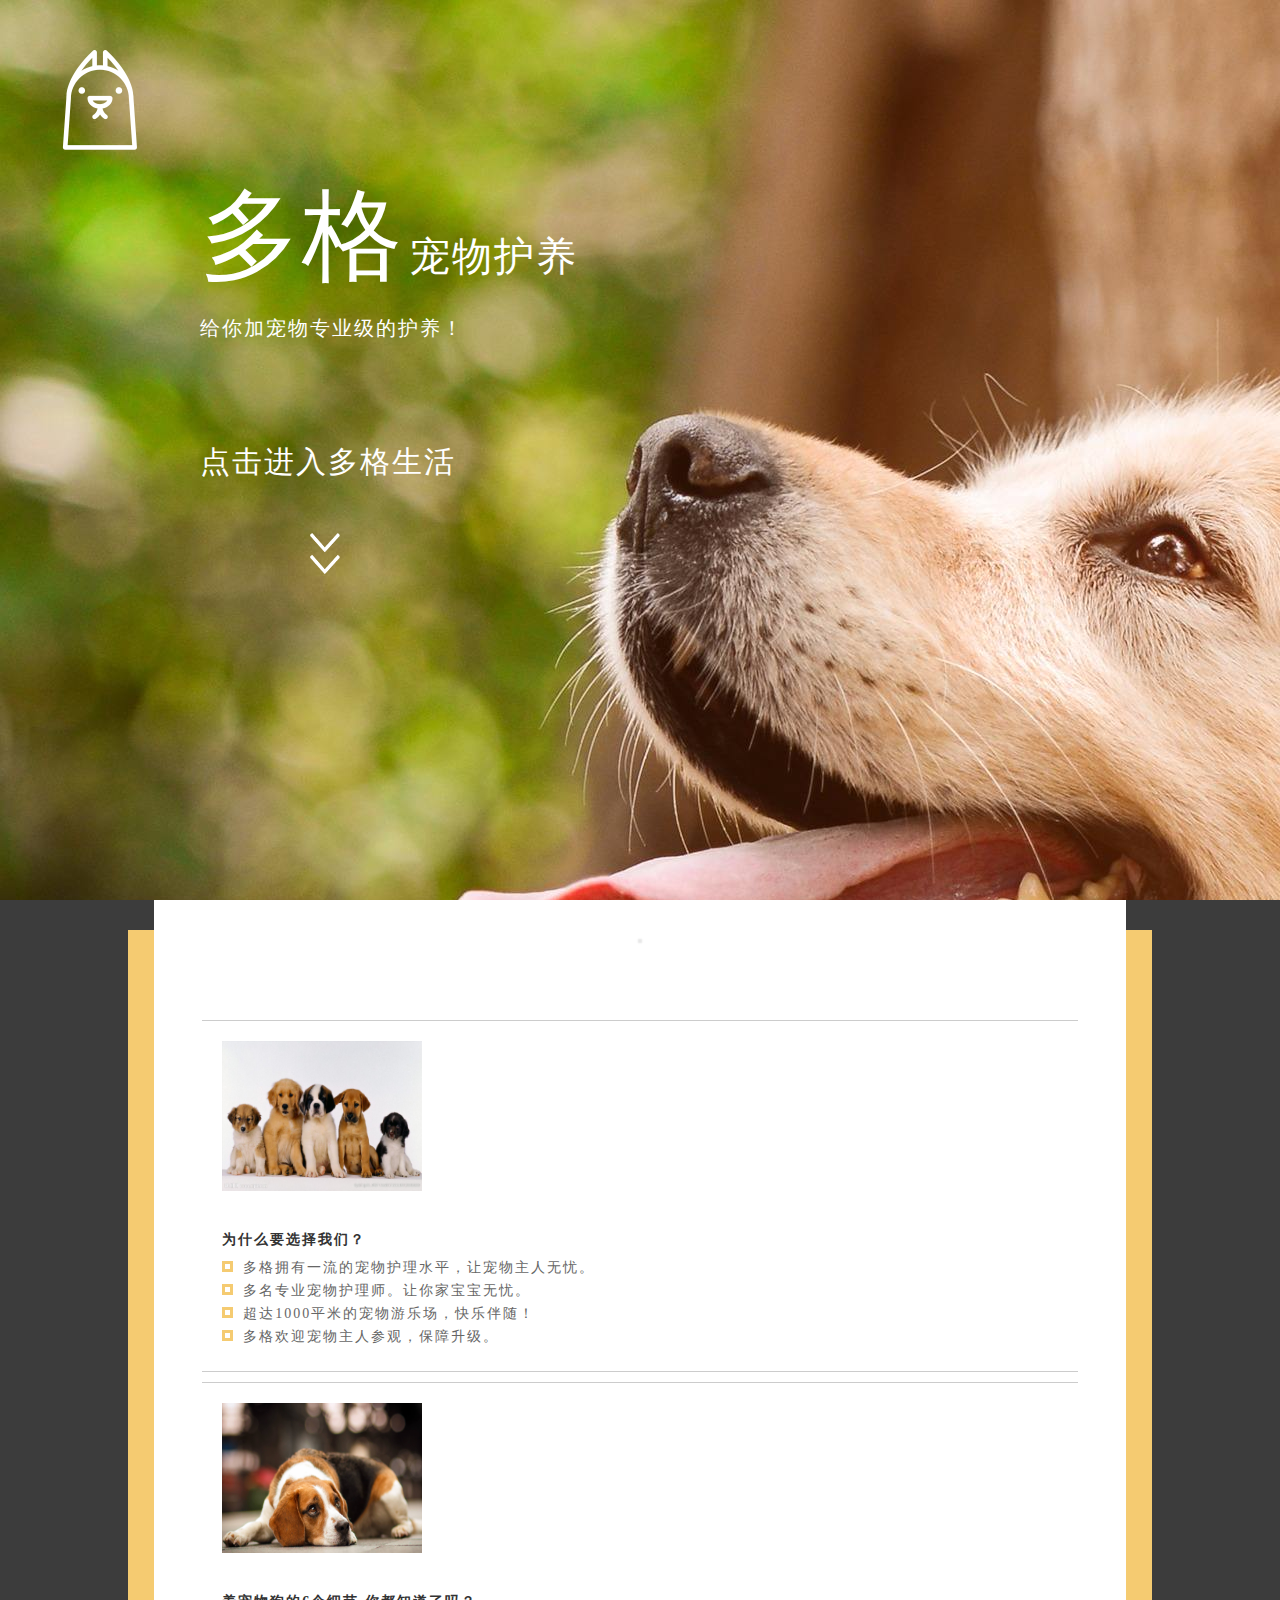
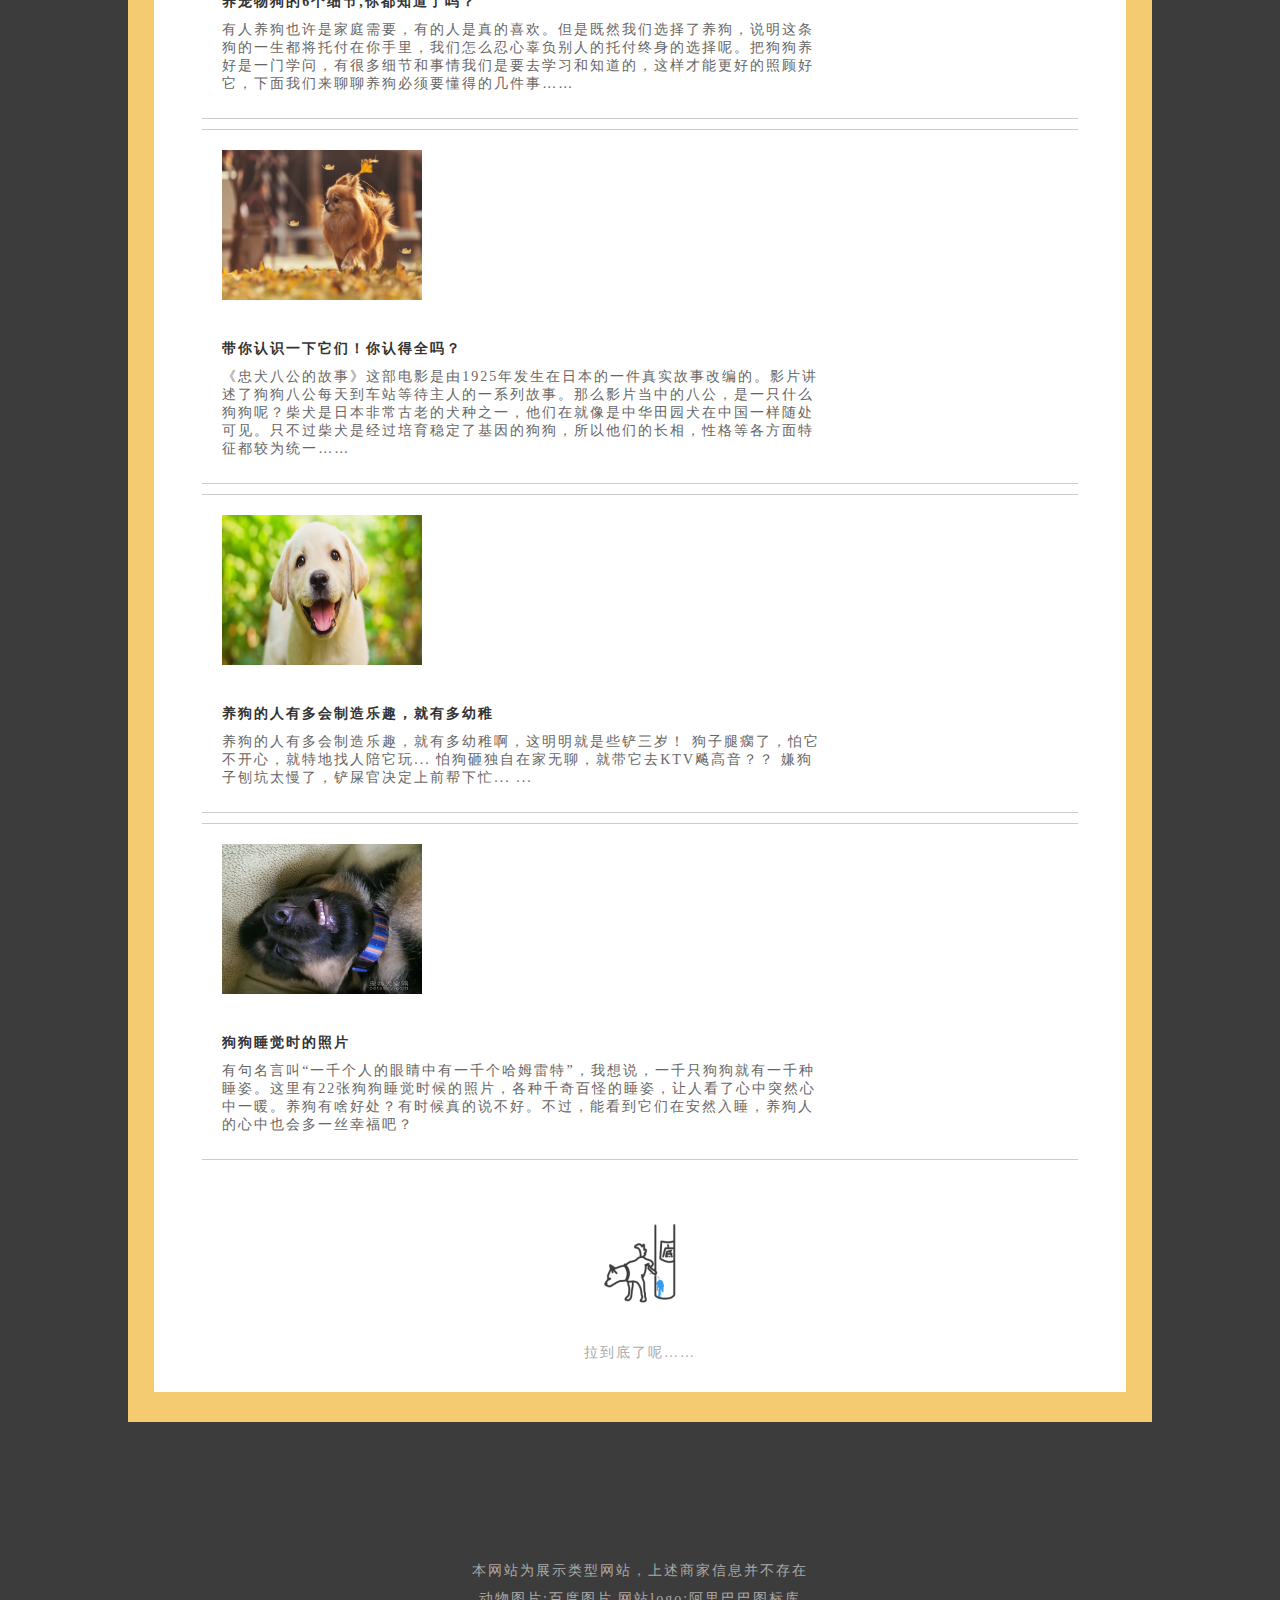
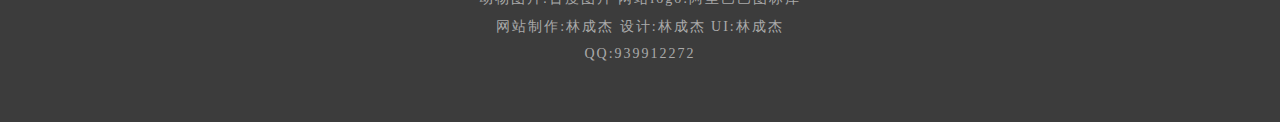
<file: index.html>
<!DOCTYPE html>
<html lang="en">
    <head>
        <meta charset="utf-8">
        <script src='js/jquery-1.11.1.js'></script>
        <script src='js/jquery.mousewheel.js'></script>
        <script src='js/index.js'></script>
        <link rel="stylesheet" href="css/index.css">

    </head>
    <body>
     <div class="big">
		<div class="index1">
		<img src="img/logo.png" alt="" class="lo">
		<p>多格</p>
		<p>宠物护养</p>
		<p>给你加宠物专业级的护养！</p>
		<p>点击进入多格生活</p>
		<img src="img/jiantou.png" alt="" class="jiantou">
		</div>


		<div class="head">
				<div class="center">
					<img src="img/logo2.png" 	alt="">
					<ul class="nav">
						<li><a href="">宠物商城</a></li>
						<li><a href="">更多资讯</a></li>
						<li><a href="cont_us.html">关于我们</a></li>
					</ul>
				</div>
			</div>
		<div class="head2">
				<div class="center">
					<img src="img/logo4.png" 	alt="">
					<ul class="nav">
						<li><a href="">宠物商城</a></li>
						<li><a href="">更多资讯</a></li>
						<li><a href="cont_us.html">关于我们</a></li>
					</ul>
				</div>
			</div>
		<div class="head3">
			<div class="center2">
					<img src="img/logo.png" 	alt="">
					<ul class="nav">
						<li><a href="">宠物商城</a></li>
						<li><a href="">更多资讯</a></li>
						<li><a href="cont_us.html">关于我们</a></li>
					</ul>
				</div>
			</div>
		<div class="index2" >
			
			
			<div class="banner">
				<ul>
					<li><img src="img/banner.jpg" alt=""></li>
					<li><img src="img/banner2.jpg" alt=""></li>
					<li><img src="img/banner3.jpg" alt=""></li>
					<li><img src="img/banner4.jpg" alt=""></li>
				</ul>
			</div>
			<div class="x"><img src="img/x.png" alt=""></div>

			<div class="contant center">
				<div class="con">
				<div class="bg1"></div>
					<div class="logintop logintop3"></div>
					<div class="login">
						<form action="">
							<span class="logoeyes"></span>
							<input type="text" class="logininput" placeholder="用户名">
							<input type="password" class="logininput" placeholder="密 码">
							<span class="auto">
								<span class="yes"></span>
								<input type="checkbox" id="loginauto" >
								<label for="loginauto" class="label1">下次自动登录</label>
							</span>
							<a href="main.html">
							<input type="button" value="登录" class="loginsub">
							</a>
						</form>
					</div>

					<ul class="news">
						<li class="list">
							<img src="img/img3.jpg" alt="" class="">
							
							<ul class="">
								<li><h1>为什么要选择我们？</h1></li>
								<li><span class="dian"></span>多格拥有一流的宠物护理水平，让宠物主人无忧。</li>
								<li><span class="dian"></span>多名专业宠物护理师。让你家宝宝无忧。</li>
								<li><span class="dian"></span>超达1000平米的宠物游乐场，快乐伴随！</li>
								<li><span class="dian"></span>多格欢迎宠物主人参观，保障升级。</li>
							</ul>
						</li>
						<li class="list">

							<img src="img/bt6.jpg" alt="" class="">
							
							<ul class="">
								<li><h1>养宠物狗的6个细节,你都知道了吗？</h1></li>
								<li>有人养狗也许是家庭需要，有的人是真的喜欢。但是既然我们选择了养狗，说明这条狗的一生都将托付在你手里，我们怎么忍心辜负别人的托付终身的选择呢。把狗狗养好是一门学问，有很多细节和事情我们是要去学习和知道的，这样才能更好的照顾好它，下面我们来聊聊养狗必须要懂得的几件事……</li>
							</ul>





						</li>
						<li class="list">
							<img src="img/bt2.jpg" alt="" class="">
							
							<ul class="">
								<li><h1>带你认识一下它们！你认得全吗？</h1></li>
								<li>《忠犬八公的故事》这部电影是由1925年发生在日本的一件真实故事改编的。影片讲述了狗狗八公每天到车站等待主人的一系列故事。那么影片当中的八公，是一只什么狗狗呢？柴犬是日本非常古老的犬种之一，他们在就像是中华田园犬在中国一样随处可见。只不过柴犬是经过培育稳定了基因的狗狗，所以他们的长相，性格等各方面特征都较为统一……</li>
							</ul>


						</li>
						<li class="list">
							<img src="img/bt5.jpg" alt="" class="">
							
							<ul class="">
								<li><h1>养狗的人有多会制造乐趣，就有多幼稚</h1></li>
								<li>养狗的人有多会制造乐趣，就有多幼稚啊，这明明就是些铲三岁！ 狗子腿瘸了，怕它不开心，就特地找人陪它玩... 怕狗砸独自在家无聊，就带它去KTV飚高音？？ 嫌狗子刨坑太慢了，铲屎官决定上前帮下忙... ...</li>
							</ul>

						</li>
						<li class="list">
							<img src="img/aa.jpg" alt="" class="">
							
							<ul class="">
								<li><h1>狗狗睡觉时的照片</h1></li>
								<li>有句名言叫“一千个人的眼睛中有一千个哈姆雷特”，我想说，一千只狗狗就有一千种睡姿。这里有22张狗狗睡觉时候的照片，各种千奇百怪的睡姿，让人看了心中突然心中一暖。养狗有啥好处？有时候真的说不好。不过，能看到它们在安然入睡，养狗人的心中也会多一丝幸福吧？</li>
							</ul>

						</li>

					</ul>
					<div class="di">
						<img src="img/di.png" alt="">
						<p>拉到底了呢……</p>
					</div>
				</div>
				<!-- con -->
			</div>
			<!-- contant -->
			<div class="bottom">
				<p>本网站为展示类型网站，上述商家信息并不存在</p>
				<p>动物图片:百度图片 网站logo:阿里巴巴图标库</p>
				<p>网站制作:林成杰 设计:林成杰 UI:林成杰</p>
				<p>QQ:939912272</p>
			</div>
		</div>
		<!-- index2 -->
	 </div>

	 <!-- big -->
    </body>
</html>
</file>
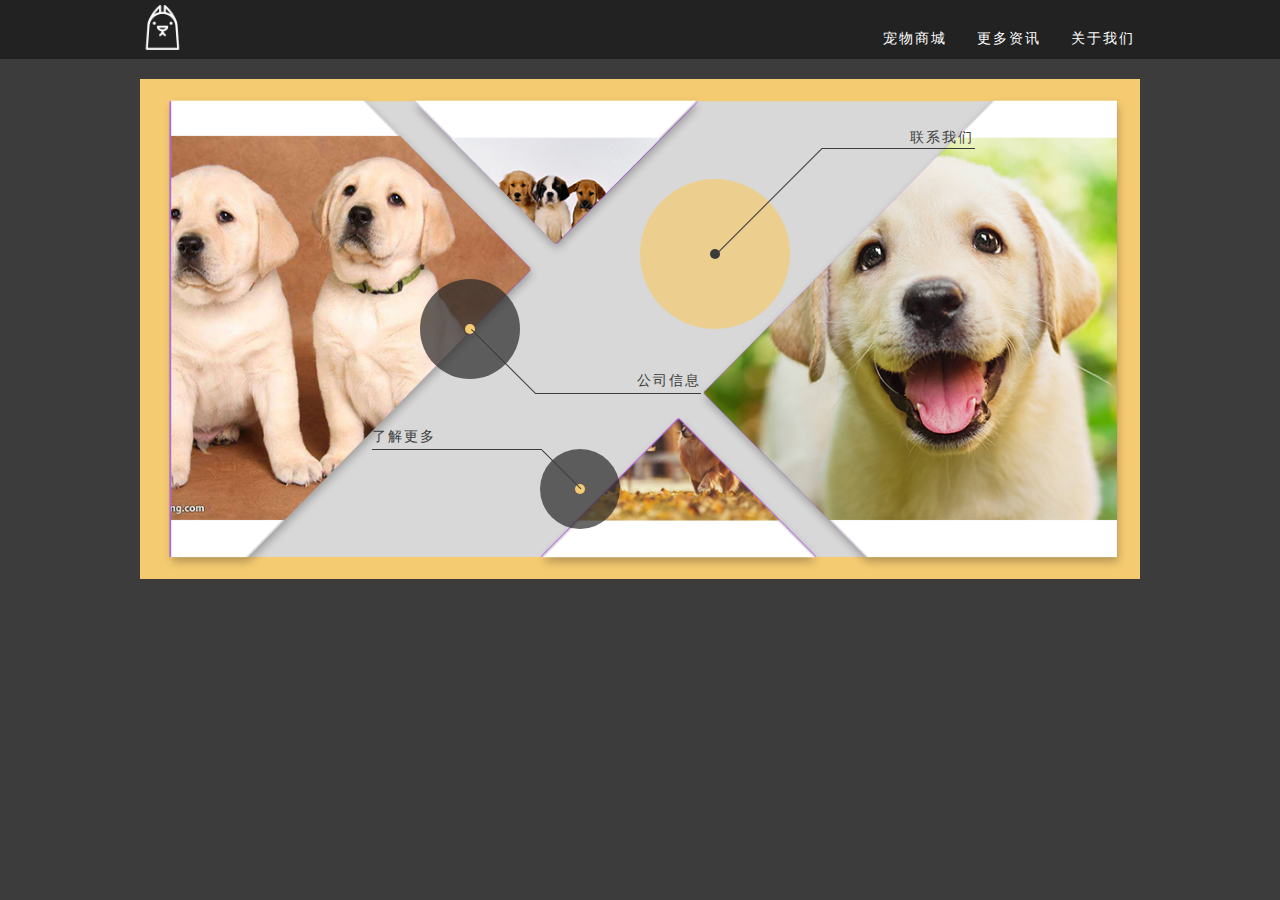
<file: cont_us.html>
<!DOCTYPE html>
<html lang="en">
    <head>
        <meta charset="utf-8">
        <script src='js/jquery-1.11.1.js'></script>
        <script src='js/cont_us.js'></script>
        <link rel="stylesheet" href="css/cont_us.css">
    </head>
    <body>
    <div class="head">
    	<div class="center2">
					<a href="index.html"><img src="img/logo.png" 	alt=""></a>
					<ul class="nav">
						<li>宠物商城</li>
						<li>更多资讯</li>
						<li>关于我们</li>
					</ul>
				</div>
    </div>
    <div class='contant'>
			
	    	<div class="sc1"><img src="img/sscc1.png" alt=""></div>
	    	<div class="sc2"><img src="img/sscc2.png" alt=""></div>
	    	<div class="sc3"><img src="img/sscc3.png" alt=""></div>
	    	<div class="sc4"><img src="img/sscc4.png" alt=""></div>
	    	
	    	<div class="ro1"><span>
	    		<ul class="conus">
	    		<li><i><img src="img/weibo.png" alt=""></i> Doog_live</li>
	    		<li><i><img src="img/wechat.png" alt=""></i> 多格生活</li>
	    		<li><i><img src="img/QQ.png" alt=""></i> 939912272</li>
	    		<li><i><img src="img/tel.png" alt=""></i> 400-123-12345</li>
	    		<li><i><img src="img/add.png" alt=""></i> 广州市不科学城掏日路西硬大厦-多格生活</li>
	    		</ul>
	    	</span><p>联系我们</p></div>
	    	<div class="ro2"><span>
	    		<i>
	    			深圳市腾讯计算机系统有限公司成立于1998年11月，由马化腾、张志东、许晨晔、陈一丹、曾李青五位创始人共同创立。 [1]  是中国最大的互联网综合服务提供商之一，也是中国服务用户最多的互联网企业之一。腾讯多元化的服务包括：社交和通信服务QQ及微信/WeChat、社交网络平台QQ空间、腾讯游戏旗下QQ游戏平台、门户网站腾讯网、腾讯新闻客户端和网络视频服务腾讯视频等。2004年腾讯公司在香港联交所主板公开上市（股票代号00700），董事会主席兼首席执行官是马化腾。
	    		</i>




	    	</span><p>公司信息</p></div>
	    	<div class="ro3"><span>
	    		
				<ul>
					<li><img src="img/new1.jpg" alt="">梦梦宠物4S店是吉林省内最具影响力的宠物店，店有自己的LOGO，企业文化，有自己的团队。本店是省内专业、货品高端、狗的品质高、服务完善、装修豪华、有文化的宠物店，可完善了这些之后苦恼也出来了，梦梦宠物4S店我想不出来一句广告语了，只能希望靠大家帮</li>
					<li><img src="img/new2.jpg" alt="">梦梦宠物4S店是吉林省内最具影响力的宠物店，店有自己的LOGO，企业文化，有自己的团队。本店是省内专业、货品高端、狗的品质高、服务完善、装修豪华、有文化的宠物店，可完善了这些之后苦恼也出来了，梦梦宠物4S店我想不出来一句广告语了，只能希望靠大家帮</li>
					<li><img src="img/new3.jpg" alt="">梦梦宠物4S店是吉林省内最具影响力的宠物店，店有自己的LOGO，企业文化，有自己的团队。本店是省内专业、货品高端、狗的品质高、服务完善、装修豪华、有文化的宠物店，可完善了这些之后苦恼也出来了，梦梦宠物4S店我想不出来一句广告语了，只能希望靠大家帮梦梦宠物4S店是吉林省内最具影响力的宠物店，店有自己的LOGO，企业文化，有自己的团队。本店是省内专业、货品高端、狗的品质高、服务完善、装修豪华、有文化的宠物店，可完善了这些之后苦恼也出来了，梦梦宠物4S店我想不出来一句广告语了，只能希望靠大家帮</li>
					<li><img src="img/new4.jpg" alt="">梦梦宠物4S店是吉林省内最具影响力的宠物店，店有自己的LOGO，企业文化，有自己的团队。本店是省内专业、货品高端、狗的品质高、服务完善、装修豪华、有文化的宠物店，可完善了这些之后苦恼也出来了，梦梦宠物4S店我想不出来一句广告语了，只能希望靠大家帮梦梦宠物4S店是吉林省内最具影响力的宠物店，店有自己的LOGO，企业文化，有自己的团队。本店是省内专业、货品高端、狗的品质高、服务完善、装修豪华、有文化的宠物店，可完善了这些之后苦恼也出来了，梦梦宠物4S店我想不出来一句广告语了，只能希望靠大家帮</li>
				</ul>

	    	</span><p>了解更多</p></div>
    	</div>
    </body>
</html>
</file>
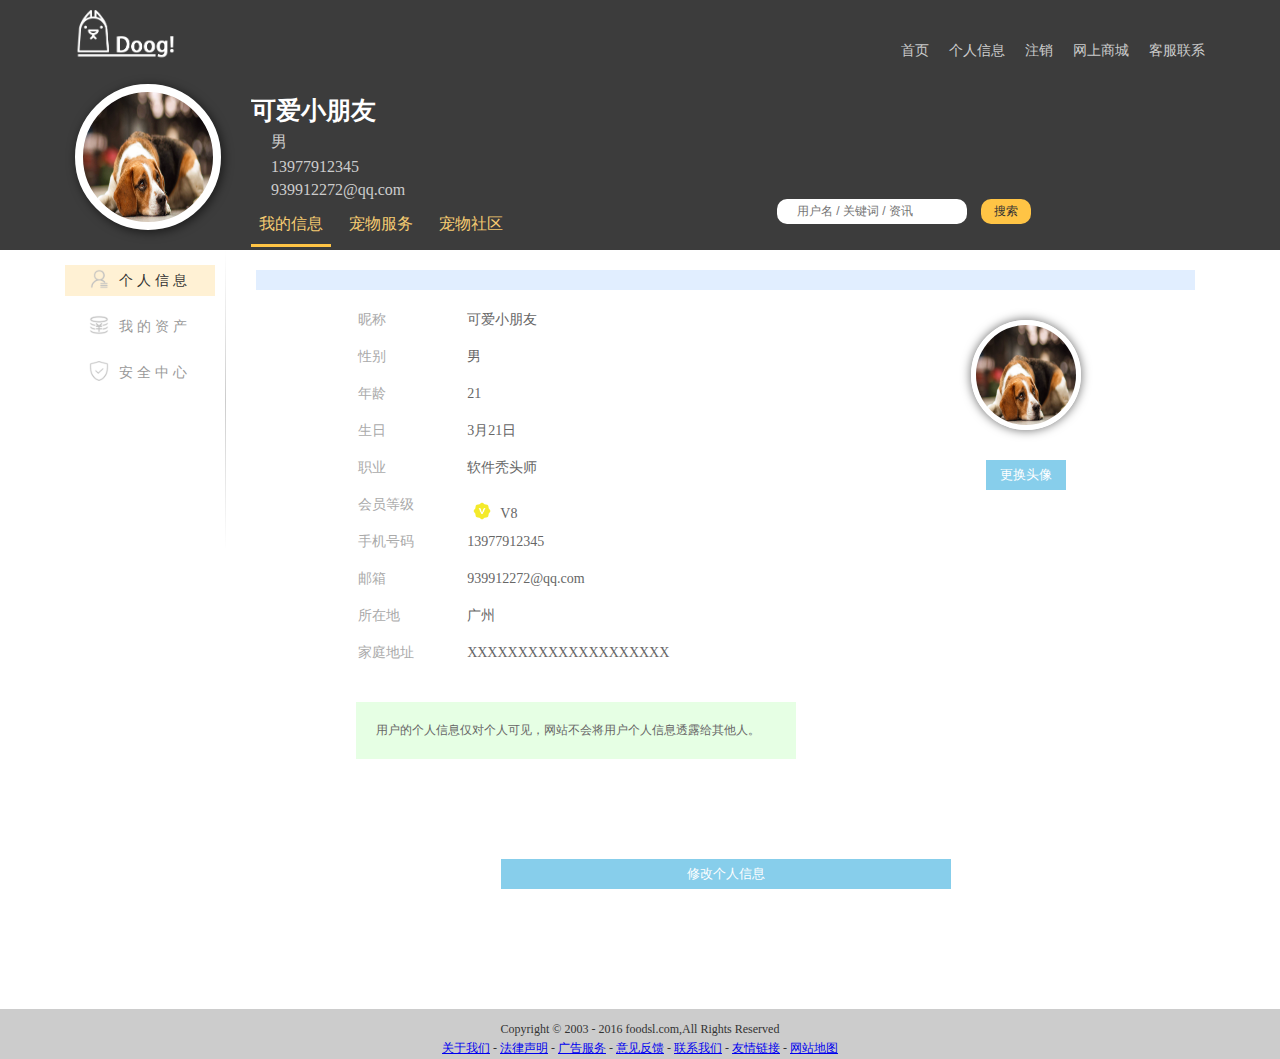
<file: main.html>
<!DOCTYPE html>
<html lang="en">
    <head>
        <meta charset="utf-8">
        <script src='js/jquery-1.11.1.js'></script>
        <script src='js/main.js'></script>
        <link rel="stylesheet" href="css/main.css">
        <link rel="stylesheet" href="css/motai.css">
    </head>
    <body>
    	<div class="head">
    	  <div class="center">
    		<img src="img/logo4.png" alt="">
    		<ul>
    			<li><a href="index.html">首页</a></li>
    			<li><a href="#">个人信息</a></li>
    			<li><a href="index.html">注销</a></li>
    			<li><a href="#">网上商城</a></li>
    			<li><a href="#">客服联系</a></li>
    		</ul>
    	  </div>
    	</div>
    	<div class="top">
    		<div class="center">
    		<div class="icon"></div>
    		<div class="text">
    			<h1>可爱小朋友</h1>
    			<p>男</p>
    			<p>13977912345</p>
    			<p>939912272@qq.com</p>
    			<ul>
					<li>我的信息</li>
					<li>宠物服务</li>
					<li>宠物社区</li>
				</ul>
				<form class="search">
					<input type="text" placeholder="用户名 / 关键词 / 资讯" class="input1">
					<input type="button" value="搜索" >
				</form>
    		</div>
    		</div>
    	</div>
    	<div class="main center">

    		<div class="left">
    			<ul>
    				<li><img src="img/gerenxinxi.png" alt="">个人信息</li>
    				<li><img src="img/wodezichan.png" alt="">我的资产</li>
    				<li><img src="img/anquanfuwu.png" alt="">安全中心</li>
    			</ul>
    			<ul>
    				<li><img src="img/wodechongwu.png" alt="">我的宠物</li>
    				<li><img src="img/order.png" alt="">我的订单</li>
    				<li><img src="img/wodetongzhi.png" alt="">我的通知</li>
    			</ul>
    			<ul>
    				<li><img src="img/guangchangnf.png" alt="">社区广场</li>
    				<li><img src="img/wodekongjian.png" alt="">我的空间</li>
    				<li><img src="img/haoyou.png" alt="">我的好友</li>
    			</ul>
    		</div>
    		<div class="line"></div>
    		<div class="right">
    			<div class="right-1">
    				<div class="one1">
    					<div style="overflow: hidden;">
	    					<table class="table1">
	    						<tr>
	    							<td>昵称</td>
	    							<td>可爱小朋友</td>
	    						</tr>
	    						<tr>
	    							<td>性别</td>
	    							<td>男</td>
	    						</tr>
	    						<tr>
	    							<td>年龄</td>
	    							<td>21</td>
	    						</tr>
	    						<tr>
	    							<td>生日</td>
	    							<td>3月21日</td>
	    						</tr>
	    						<tr>
	    							<td>职业</td>
	    							<td>软件秃头师</td>
	    						</tr>
	    						<tr>
	    							<td>会员等级</td>
	    							<td>
	    							<img src="img/dengji.png" alt="" style="width:30px;position:relative;top:8px;">
	    							V8</td>
	    						</tr>
	    						<tr>
	    							<td>手机号码</td>
	    							<td>13977912345</td>
	    						</tr>
	    						<tr>
	    							<td>邮箱</td>
	    							<td>939912272@qq.com</td>
	    						</tr>
	    						<tr>
	    							<td>所在地</td>
	    							<td>广州</td>
	    						</tr>
	    						<tr>
	    							<td>家庭地址</td>
	    							<td>XXXXXXXXXXXXXXXXXXXX</td>
	    						</tr>
	    					</table>
	    					<div class="icon-div">
	    						<div>
	    							<img src="img/bt6.jpg" alt="" style="">
	    						</div>
	    							<button class="xiugaitx">更换头像</button>
	    					</div>
    					</div>
    					<p class="p1">用户的个人信息仅对个人可见，网站不会将用户个人信息透露给其他人。</p>
    					<button class="xiugai">修改个人信息</button>
    				</div>
    				<div class="one2">
    					<div class="yue">
    					<div style="float:left;">
    						<p>余额</p>
    						<h1>28.6</h1><span>元</span>
    						<div class="chongzhi">
    							<button>充值</button>
    							<button>申请退款</button>
    						</div>
    					</div>
    					<div style="float:left;">
    						<i class="shuoming">Q币可以用来购买腾讯所有包月服务、游戏道具及点券；
							Q币仅能用于兑换腾讯公司直接运营的产品和服务，不能兑换现金，不能进行转账交易，不能兑换腾讯公司体系外的产品和服务。
							</i>
    					</div>
    					</div>
    					<ul class="zichan">
    						<li><img src="img/zichan1.png" alt=""></li>
    						<li><img src="img/zichan2.png" alt=""></li>
    						<li><img src="img/zichan3.png" alt=""></li>
    					</ul>
    				</div>
    				<div class="one3">
    					<ul>
    						<li><img src="img/shouji.png" alt=""><p>绑定手机APP，随时掌握帐号安全状态，享受游戏保护等高级服务，随时掌握帐号安全状态，享受游戏保护等高级服务</p><button class="mibao">密保手机</button></li>
    						<li><img src="img/youxiang.png" alt=""><p>绑定手机APP，随时掌握帐号安全状态，享受游戏保护等高级服务</p><button class="aaa">绑定邮箱</button></li>
    						<li><img src="img/mima.png" alt=""><p>绑定手机APP，随时掌握帐号安全状态，享受游戏保护等高级服务随时掌握帐号安全状态随时掌握帐号安全状态</p><button class="aaa">修改密码</button></li>
    						<li><img src="img/dongjie.png" alt=""><p>绑定手机APP随时掌握帐号安全状态随时掌握帐号安全状态，随时掌握帐号安全状态，享受游戏保护等高级服务</p><button class="aaa">紧急冻结</button></li>
    					</ul>
    				</div>
    			</div>
    			<div class="right-2">
    				<div class="two1">
    					<ul>
    						<li><img src="img/bt1.jpg" alt=""></li>
    						<li><img src="img/bt2.jpg" alt=""></li>
    						<li><img src="img/jia.png" alt=""></li>
    					</ul>
    				</div>
    				<div class="two2">
    					<ul>
    						<li>
    						<img src="img/tu1.jpg" alt="">
    						<div>
    							<h1>宠物疫苗</h1>
    							<p>订单时间:2019-1-21</p>
    							<p>使用状态:未使用</p>
    						</div>
    						<button>X 删除</button>
    						</li>
    						<li>
    						<img src="img/tu2.jpg" alt="">
    						<div>
    							<h1>精品洗浴</h1>
    							<p>订单时间:2019-1-21</p>
    							<p>使用状态:未使用</p>
    						</div>
    						<button>X 删除</button>
    						</li>
    						<li>
    						<img src="img/tu3.jpg" alt="">
    						<div>
    							<h1>高级美容</h1>
    							<p>订单时间:2019-1-21</p>
    							<p>使用状态:已使用</p>
    						</div>
    						<button>X 删除</button>
    						</li>

    
    					</ul>
    				</div>
    				<div class="two3">
    					<ul>
    						<li><img src="img/tongzhi.png" alt="">
    						<p>
    							多格生活会员续卡活动来了！！！现在续卡即可享受8.8折优惠，充值1000元即送268元超值服务礼包！
    						</p>
    						</li>
    						<li><img src="img/tongzhi.png" alt="">
    						<p>
    							各位会员注意了！2019年春节期间，多格生活正常营业。为方便各位会员回家过年，可提前办理过年套餐……
    						</p>
    						</li>
    						<li><img src="img/tongzhi.png" alt="">
    						<p>
    							下面插播一条紧急通知，本店一条名为“小居居”的狗狗，身长1米的白色萨摩耶，他！太可爱了！！！
    						</p>
    						</li>
    					</ul>
    				</div>
    			</div>
    			<div class="right-3">
    				<div class="thr1">
    				<div class="fabiao">
    					<textarea placeholder="说点什么好呢……" maxlength='140' ></textarea>
    					<button>发表</button>
    				</div>
    					<ul>
    						
    						<li>
    							<div style="overflow:hidden;">
    							<div class="d1">
    								<img src="img/logo.png" alt="">
    							</div>
    							<div class="d2">
    								<h1>小智障</h1>
    								<p>嗨呀！我家的狗狗怎么这么可爱啊！！！！！！！嗨呀！我家的狗狗怎么这么可爱啊！！！！！！！嗨呀！我家的狗狗怎么这么可爱啊！！！！！！！嗨呀！我家的狗狗怎么这么可爱啊！！！！！！！嗨呀！我家的狗狗怎么这么可爱啊！！！！！！！</p>
    							</div>
    							</div>
    							<div class="d3">
    							<div style="float: right;">
    							<span class="dianzan"></span>
    							<span><img src="img/pinglun.png" alt=""></span>
    							<span class="zhuanfa"><img src="img/zhuanfa.png" alt=""></span>
    							</div>
    							</div>
    						</li>
    						<li>
    							<div style="overflow:hidden;">
    							<div class="d1">
    								<img src="img/logo.png" alt="">
    							</div>
    							<div class="d2">
    								<h1>魔术文</h1>
    								<p>谁也别想背的动我！谁也别想背的动我！谁也别想背的动我！谁也别想背的动我！谁也别想背的动我！谁也别想背的动我！谁也别想背的动我！谁也别想背的动我！</p>
    							</div>
    							</div>
    							<div class="d3">
    							<div style="float: right;">
    							<span class="dianzan"></span>
    							<span><img src="img/pinglun.png" alt=""></span>
    							<span class="zhuanfa"><img src="img/zhuanfa.png" alt=""></span>
    							</div>
    							</div>
    						</li>
    						<li>
    							<div style="overflow:hidden;">
    							<div class="d1">
    								<img src="img/logo.png" alt="">
    							</div>
    							<div class="d2">
    								<h1>李月圆</h1>
    								<p>今天的李月圆，有点圆，圆又圆，越来越圆了呢！</p>
    							</div>
    							</div>
    							<div class="d3">
    							<div style="float: right;">
    							<span class="dianzan"></span>
    							<span><img src="img/pinglun.png" alt=""></span>
    							<span class="zhuanfa"><img src="img/zhuanfa.png" alt=""></span>
    							</div>
    							</div>
    						</li>
    						<li>
    							<div style="overflow:hidden;">
    							<div class="d1">
    								<img src="img/logo.png" alt="">
    							</div>
    							<div class="d2">
    								<h1>黄金鱼</h1>
    								<p>我要弹吉他了！</p>
    							</div>
    							</div>
    							<div class="d3">
    							<div style="float: right;">
    							<span class="dianzan"></span>
    							<span><img src="img/pinglun.png" alt=""></span>
    							<span class="zhuanfa"><img src="img/zhuanfa.png" alt=""></span>
    							</div>
    							</div>
    						</li>
    						<li>
    							<div style="overflow:hidden;">
    							<div class="d1">
    								<img src="img/logo.png" alt="">
    							</div>
    							<div class="d2">
    								<h1>邱富强</h1>
    								<p>大家好啊！！我是邱富强，我有11个弟弟，他们分别是民主、文明、和谐、自由、平等、公正、法制、爱国、敬业、诚信、友善</p>
    							</div>
    							</div>
    							<div class="d3">
    							<div style="float: right;">
    							<span class="dianzan"></span>
    							<span><img src="img/pinglun.png" alt=""></span>
    							<span class="zhuanfa"><img src="img/zhuanfa.png" alt=""></span>
    							</div>
    							</div>
    						</li>
    						<li>
    							<div style="overflow:hidden;">
    							<div class="d1">
    								<img src="img/logo.png" alt="">
    							</div>
    							<div class="d2">
    								<h1>毛毛姐</h1>
    								<p>好嗨呀感觉人生到达了巅峰，好嗨呀感觉人生到达了巅峰，好嗨呀感觉人生到达了巅峰</p>
    							</div>
    							</div>
    							<div class="d3">
    							<div style="float: right;">
    							<span class="dianzan"></span>
    							<span><img src="img/pinglun.png" alt=""></span>
    							<span class="zhuanfa"><img src="img/zhuanfa.png" alt=""></span>
    							</div>
    							</div>
    						</li>
    						<li>
    							<div style="overflow:hidden;">
    							<div class="d1">
    								<img src="img/logo.png" alt="">
    							</div>
    							<div class="d2">
    								<h1>莫文蔚</h1>
    								<p>阴天，在不开灯的房间</p>
    							</div>
    							</div>
    							<div class="d3">
    							<div style="float: right;">
    							<span class="dianzan"></span>
    							<span><img src="img/pinglun.png" alt=""></span>
    							<span class="zhuanfa"><img src="img/zhuanfa.png" alt=""></span>
    							</div>
    							</div>
    						</li>

    					</ul>
    				</div>
    				<div class="thr2">
	    				<div class="huizhang">
	    				<p style="font-weight: bold;">我的徽章</p>
	    					<ul >
	    						<li><img src="img/hz1.png" alt=""><p>钻石用户</p></li>
	    						<li><img src="img/hz2.png" alt=""><p>爱心主人</p></li>
	    						<li><img src="img/hz3.png" alt=""><p>21天挑战</p></li>
	    						<li><img src="img/hz4.png" alt=""><p>徽章达人</p></li>
	    						<li><img src="img/hz5.png" alt=""><p>SS级用户</p></li>
	    						<li><span>></span></li>
	    					</ul>
	    				</div>
    					<ul class="ss">
    						<li>
    							<div style="overflow:hidden;">
    							<div class="d1">
    								<img src="img/logo.png" alt="">
    							</div>
    							<div class="d2">
    								<h1>可爱小朋友</h1>
    								<p>我不想发说说啊！！！</p>
    							</div>
    							</div>
    							<div class="d3">
    							<div style="float: right;">
    							<span class="dianzan"></span>
    							<span><img src="img/pinglun.png" alt=""></span>
    							<span><img src="img/zhuanfa.png" alt=""></span>
    							</div>
    							</div>
    						</li>
    						<li>
    							<div style="overflow:hidden;">
    							<div class="d1">
    								<img src="img/logo.png" alt="">
    							</div>
    							<div class="d2">
    								<h1>可爱小朋友</h1>
    								<p>咦，可以发说说了！</p>
    							</div>
    							</div>
    							<div class="d3">
    							<div style="float: right;">
    							<span class="dianzan"></span>
    							<span><img src="img/pinglun.png" alt=""></span>
    							<span><img src="img/zhuanfa.png" alt=""></span>
    							</div>
    							</div>
    						</li>
    						<li>
    							<div style="overflow:hidden;">
    							<div class="d1">
    								<img src="img/logo.png" alt="">
    							</div>
    							<div class="d2">
    								<h1>可爱小朋友</h1>
    								<p>今天的李月圆，有点圆，圆又圆，越来越圆了呢！</p>
    							</div>
    							</div>
    							<div class="d3">
    							<div style="float: right;">
    							<span class="dianzan"></span>
    							<span><img src="img/pinglun.png" alt=""></span>
    							<span><img src="img/zhuanfa.png" alt=""></span>
    							</div>
    							</div>
    						</li>
    					
    					</ul>
    				</div>
    				<div class="thr3">
    					<ul>
    						<li>
    						<img src="img/bg1.jpg" alt="">
    						<h1>大笨蛋</h1>
    						<p>男</p>
    						<p>我最大的遗憾，是你的遗憾与我有关。</p>
    						<button>聊天</button>
    						</li>
    						<li>
    						<img src="img/bt4.jpg" alt="">
    						<h1>李月圆</h1>
    						<p>女</p>
    						<p>我是李月圆，我一点也不圆！</p>
    						<button>聊天</button>
    						</li>
    						<li>
    						<img src="img/bt3.jpg" alt="">
    						<h1>邱富强</h1>
    						<p>男</p>
    						<p>你想见见我的11个弟弟吗？</p>
    						<button>聊天</button>
    						</li>
    						<li>
    						<img src="img/bt2.jpg" alt="">
    						<h1>魔术文</h1>
    						<p>女</p>
    						<p>我记住你名字了！明天你要背我！</p>
    						<button>聊天</button>
    						</li>
    						<li>
    						<img src="img/bt1.jpg" alt="">
    						<h1>黄金鱼</h1>
    						<p>男</p>
    						<p>敲代码敲代码！！</p>
    						<button>聊天</button>
    						</li>
    					</ul>
    				</div>
    			</div>
    		</div>
    	</div>
    	<div class="foot">
    		<p>Copyright &copy; 2003 - 2016 foodsl.com,All Rights Reserved</p>
			<a href="#">关于我们</a>
			<span> - </span>
			<a href="#">法律声明</a>
			<span> - </span>
			<a href="#">广告服务</a>
			<span> - </span>
			<a href="#">意见反馈</a>
			<span> - </span>
			<a href="#">联系我们</a>
			<span> - </span>
			<a href="#">友情链接</a>
			<span> - </span>
			<a href="#">网站地图</a>
    	</div>
	<!-- 修改信息 -->
    	<div class="xg mt">
			<div class="xgxx mtk">
			<p class="mt-p1">
				<span class="close">x</span>
				</p>
				<table class="table2">
	    						<tr>
	    							<td>昵称</td>
	    							<td><input type="text"></td>
	    						</tr>
	    						<tr>
	    							<td>性别</td>
	    							<td><input type="radio">男&nbsp;&nbsp;&nbsp;&nbsp;&nbsp;&nbsp;<input type="radio">女</td>
	    						</tr>
	    						<tr>
	    							<td>年龄</td>
	    							<td><input type="number" style="width:50px;"></td>
	    						</tr>
	    						<tr>
	    							<td>生日</td>
	    							<td><input type="date"></td>
	    						</tr>
	    						<tr>
	    							<td>职业</td>
	    							<td><input type="text"></td>
	    						</tr>
	    						<tr>
	    							<td>手机号码</td>
	    							<td><input type="text"></td>
	    						</tr>
	    						<tr>
	    							<td>邮箱</td>
	    							<td><input type="text"></td>
	    						</tr>
	    						<tr>
	    							<td>所在地</td>
	    							<td><input type="text"></td>
	    						</tr>
	    						<tr>
	    							<td>家庭地址</td>
	    							<td><input type="text"></td>
	    						</tr>
	    					</table>
	    					<button>确定</button>
			</div>
			
    	</div>

	<!-- 更换头像 -->
    	<div class="xg2 mt">
			<div class="xgtx mtk">
			<p class="mt-p1">
				<span class="close">x</span>
				</p>
				<div class="tupian"><img src="img/jia.png" alt=""></div>
				<div style="width:389px;margin:30px auto;">
					<input type="text">
					<input type="button" value="选择图片">
				</div>
	    		<button>确定</button>
			</div>
    	</div>
    <!-- 更换手机等 -->
    	    	<div class="xg3 mt">
			<div class="xgsj mtk">
			<p class="mt-p1">
				<span class="close">x</span>
				</p>
				<b>验证码将会发至原手机号码：139****2345</b>
				<div style="width:209px;margin:30px auto;">
					<input type="button" value="发送验证码">
					<input type="text">
					
				</div>
	    		<button>确定</button>
			</div>
    	</div>
	<!--  -->
    </body>
</html>
</file>
<file: css/index.css>
/*
* @Author: admin
* @Date:   2019-01-17 14:42:09
* @Last Modified by:   lcj
* @Last Modified time: 2019-04-03 18:19:00
*/
*{
	margin:0px;
	padding:0px;
	font-size: 14px;
	letter-spacing: 2px;
}
body,html{
	width:100%;
	 height:100%;
	overflow:hidden;
}
a{
	text-decoration: none;
}
 .big{
	position:absolute;
	width:100%;
	height:100%;
	background-color: #3c3c3c;
}
 .center{
 	width:80%;
 	margin:0px auto;
 }
  .center2{
 	width:68.4%;
 	margin:0px auto;
 }
/* index1 */
 .index1{
	height: 100%;
	width: 100%;
	background: url(../img/bt1.jpg);
	background-size: 110% no-repeat;
	overflow: hidden;
}
.index1 .lo{
	width:100px;
	margin:50px 50px 20px 50px;
	display:block;
}
.index1 p:nth-of-type(1){
	font-size:100px;
	color: white;
	display: inline-block;
	margin-left: 200px;
}
.index1 p:nth-of-type(2){
	font-size:40px;
	color: white;
	display: inline-block;
}
.index1 p:nth-of-type(3){
	margin-top: 10px;
	font-size:20px;
	color: white;
	margin-left: 200px;
}
.index1 p:nth-of-type(4){
	margin-top: 100px;
	font-size:30px;
	color: white;
	margin-left: 200px;
}
.index1 .jiantou{
	width:30px;
	margin:50px 0px 0px 310px;
	position: relative;
	animation: go 1s linear infinite;

}

@keyframes go{
			0%{
				top:0px;
			}
			50%{
				top:15px;
			}
			100%{
				top:0px;
			}
		}

/* index2 */
.index2{
	// height:310%;
	width:100%;
	background-color: #3c3c3c;
	position:relative;
	overflow:hidden;
}
/* head */
.head{
	height:100px;
	width:100%;
	position:fixed;
	display:none;
	z-index:98;
	background: linear-gradient(to bottom, rgba(0,0,0,0.7), rgba(0,0,0,0));
}
.head img{
	width:60px;
	display:none;

}
.head .nav{
	float: right;
	margin-top:40px;
	display:none;
}
.head .nav li{
	float: left;
	color:#f5cb71;
	list-style: none;
	margin-left:30px;
}
.head .nav li a{
	color:#f5cb71;
}
/* head2 */
.head2{
	position:fixed;
	z-index:99;
	width:100%;
	background-color: #555;
	display:none;
}
.head2 img{
	height:60px;
	margin:20px;
}
.head2 .nav{
	float: right;
	margin-top:40px;
	margin-right: 20px;
}
.head2 .nav li{
	float: left;
	color:#fff;
	list-style: none;
	margin-left:30px;
}
.head2 .nav li a{
	color:#fff;
}
/* head3 */
.head3{
	position:fixed;
	z-index:1000;
	width:100%;
	background-color: #222;
	display:none;
}
.head3 img{
	height:45px;
	margin:5px 0px 5px 0px ;
}
.head3 .nav{
	float: right;
	margin-top:30px;
	margin-right: 5px;
}
.head3 .nav li{
	float: left;
	color:#fff;
	list-style: none;
	margin-left:30px;
}
.head3 .nav li a{
	color:#fff;
}

/* banner */
.in{
	transition:.5s;
}
.index2 .banner{
	display:none;
	height:325px;
	overflow:hidden;
	position: relative;
}
.index2 .banner ul li{
	position: absolute;
	display:none;
	width:100%;
}
.index2 .banner ul li:nth-of-type(1){
	display:block;
}
.index2 .banner img{
	width:100%;
	display:block;
	
}
.x{
	width:143px;
	height:143px;
	border-radius:50%;
	position:absolute;
	top:45%;
	left:50%;
	margin-left:-71px;
	display:none;
	z-index: 100;
	box-shadow: 0px 4px 2px 2px rgba(0,0,0,0.1);
	
}
/* login */
.x img{
	width:100%;
	height:100%;
}
.x1{
	transform:rotate(180deg);
	transition:.5s;
}
.x2{
	transform:rotate(405deg);
	transition:.5s;
}
.logintop{
	height:30px;
	width:0px;
	z-index: 90;
	background: url('../img/logintop.png');
	background-size: 100% 100%;
	margin:20px auto 50px;
	border-radius:15px;
	transition:1s 1s;
	position: relative;
	box-shadow: 0px 4px 2px 2px rgba(0,0,0,0.1);
}
.logintop2{
	transition:1s;
	width:500px;

}

.logintop3{
	opacity:0;
	box-shadow: 0px 0px 0px 0px rgba(0,0,0,0);
}
.login{
	background-color: #fff;
	width:0px;
	height:0px;
	margin:0px auto 20px;
	overflow:hidden;
	position:relative;
	z-index:98;
	top:-63px;
	transition:height 1s ,width 1s 1s ,margin 1s;
	box-shadow: 0px 4px 2px 2px rgba(0,0,0,0.1);
}
.login2{
	transition:width 1s,height 1s 1s ,margin 1s ;
	height:400px;
	width:300px;
	margin:0px auto 100px;
}

.logoeyes{
	display:block;
	width:80px;
	height:80px;
	background: url(../img/logo2.png);
	background-size:100% 100%;
	margin:50px auto 0px;

}
.logininput{
	display:block;
	background-color: #3c3c3c;
	outline: none;
	height:40px;
	width:250px;
	border: none;
	border-radius:20px;
	margin:10px auto;
	color:#aaa;
	font-size:14px;
	text-align:center;
	box-shadow: 1px 4px 2px 2px rgba(0,0,0,0.1),1px 4px 15px -2px rgba(0,0,0,0.5) inset;
}
.loginsub{
	display:block;
	background-color: #f5cb71;
	outline: none;
	height:40px;
	width:250px;
	border: none;
	border-radius:20px;
	margin:30px auto;
	color:white;
	font-size:20px;
	text-align: center;
	line-height: 40px;
	box-shadow: 0px 4px 2px 2px rgba(0,0,0,0.1);
	cursor: pointer;
}
.auto{
	margin-left:45px;
	position: relative;
}
.auto .yes{
	display:inline-block;
	background: url(../img/111.png);
	height:13px;
	width:13px;
	background-size:100% 100%;

}
.auto #loginauto{
	position: absolute;
	top:2px;
	left:0px;
	opacity: 0;
}
.bg1{
	width:100%;
	height:700px;
	background: url(../img/bg1.jpg);
	opacity:0.2;
	position:absolute;
	top:0px;
	left:0px;
	z-index:0;
	display:none;
}
/* contant */
.contant{
	background-color: #f5cb71;
	margin-top:30px;
	margin-bottom: 300px;

}
.con{
	background-color: #fff;
	width:95%;
	position:relative;
	top:-30px;
	margin:0px auto;
	overflow:hidden;
	z-index:5;
}
/* news */
.contant .con .news li{
	overflow:hidden;
	list-style:none;
}
.contant .con .news .list{
	width:90%;
	margin:10px auto;
	border-top: 1px solid #ccc;
	border-bottom: 1px solid #ccc;
	overflow:hidden;
	
}

 .contant .con .news li img{
    float:left;
	width:200px;
	height:150px;
	margin:20px;
	transition:1s;
	position: relative;
	z-index:1;
}
.contant .con .news li ul{
	float:left;
	margin:20px;
	list-style:disc;
	position:relative;
	top:0px;
}

.contant .con .news li li{
	margin-bottom: 5px;
	color:#666;
	width:600px;
}
.contant .con .news li h1{
	font-family: '微软雅黑';
	margin-bottom: 5px;
	color:#333;
}
.contant .con .news li .dian{
	width:5px;
	height:5px;
	display:inline-block;
	border:3px solid #f5cb71;
	margin-right:10px;
}
 
.di{
	// width:100px;
	// height:100px;
	// margin:0px auto;
	text-align:center;
	margin-top:50px;
}
.di img{
	width:100px;
}
.di p{
	color:#aaa;
	margin:30px;
}

.bottom{

	width:100%;
	position: absolute;
	bottom:50px;
	z-index: 0;
}
.bottom p{
	text-align:center;
	color:#aaa;
	margin: 10px;
}
</file>
<file: css/cont_us.css>
/*
* @Author: admin
* @Date:   2019-01-20 09:13:51
* @Last Modified by:   admin
* @Last Modified time: 2019-01-20 17:05:57
*/

*{
	margin:0px;
	padding:0px;
	font-size: 14px;
	letter-spacing: 2px;
}
body,html{
	width:100%;
	 height:100%;
	overflow:hidden;
	background-color: #3c3c3c;
}
a{
	text-decoration: none;
}
 .contant{
 	width:1000px;
 	height:500px;
 	margin:20px auto;
 	background: url(../img/bg2.jpg);
 	background-size: 100% 100%;
 	position: relative;
 	overflow:hidden;
 }
.center2{
 	width:1000px;
 	margin:0px auto;
 }
 .head{
	z-index:1000;
	width:100%;
	background-color: #222;
}
.head img{
	height:45px;
	margin:5px 0px 5px 0px ;
}
.head .nav{
	float: right;
	margin-top:30px;
	margin-right: 5px;
}
.head .nav li{
	float: left;
	color:#fff;
	list-style: none;
	margin-left:30px;
}
.sc1{
	width:5px;
	height:5px;
	background-color: #000;
	position: absolute;
	top:275px;
	left:800px;
}
.sc1 img{
	width:430px;
	height:475px;
	position: relative;
	top:-258px;
	left:-243px;
}
.sc2{
	width:5px;
	height:5px;
	background-color: #000;
	position: absolute;
	top:426px;
	left:536px;
}
.sc2 img{
	width:287px;
	height:155px;
	position: relative;
	top:-89px;
	left:-140px;
}
.sc3{
	width:5px;
	height:5px;
	background-color: #000;
	position: absolute;
	top:201px;
	left:159px;

}
.sc3 img{
	width:376px;
	height:475px;
	position: relative;
	top:-184px;
	left:-136px;
}
.sc4{
	width:5px;
	height:5px;
	background-color: #000;
	position: absolute;
	top:70px;
	left:413px;
}
.sc4 img{
	width:297px;
	height:160px;
	position: relative;
	top:-53px;
	left:-145px;
}
/* 第一个圈 */
 .ro1{
	border-radius: 50%;
	width:150px;
	height:150px;
	position:absolute;
	top:100px;
	left:500px;
	z-index:2;
	background-color: rgba(245,203,113,0.7);
	transition:1s;
	animation:float 6s infinite ease-out;
	z-index:3;
	
}
.ro1 span{
	width:10px;
	height:10px;
	background-color: #3c3c3c;
	position: absolute;
	border-radius:50%;
	top:50%;
	margin-top:-5px;
	left:50%;
	margin-left:-5px;
	transition:1s;
	overflow:hidden;
} 
.ro1 p{
	color:#3c3c3c;
	position:relative;
	top:-50px;
	left:270px;
	width:64px;
}
.ro1 p:before{
	content:'';
	display: block;
	height:0px;
	width:153px;
	border-top:1px solid #3c3c3c;
	position:absolute;
	top:19px;
	left:-88px;
}
.ro1 p:after{
	content:'';
	display: block;
	height:146px;
	width:0px;
	border-left:1px solid #3c3c3c;
	position:absolute;
	top:-2px;
	left:-140px;
	transform:rotate(45deg);
}
.go1{
	border-radius: 50%;
	width:500px;
	height:500px;
	position:absolute;
	top:100px;
	left:500px;
	z-index:5;
	background-color: rgba(245,203,113,1);
}
.go1 span{
	width:450px;
	height:450px;
	background-color: #3c3c3c;
	position: absolute;
	border-radius:50%;
	top:50%;
	margin-top:-225px;
	left:50%;
	margin-left:-225px;
}
.go1 p{
	display:none;
}
.go1 p:before{
	display:none;
}
.go1 p:after{
	display:none;
}
.ro1 .conus{
	position:absolute;
	width:300px;
	left:100px;
	top:70px;
	list-style:none;

}
.ro1 .conus li{
	margin-bottom:30px;
	height:14px;
	color:#ccc;
	font-size:14px;
	line-height: 30px;
}
.ro1 .conus li i{
	display:inline-block;
	width:30px;
	height:30px;
	margin-right: 10px;
	position:relative;
	top:10px;
}
.ro1 .conus li i img{
	height:100%;
	width:100%;
}
/* 第二个圈 */
 .ro2{
	border-radius: 50%;
	width:100px;
	height:100px;
	position:absolute;
	bottom:200px;
	right:620px;
	z-index:2;
	background-color: rgba(40,40,40,0.7);
	transition:1s;
	animation:float 5s infinite ease-out;
	z-index:2;
}
.ro2 span{
	width:10px;
	height:10px;
	background-color: #f5cb71;
	position: absolute;
	border-radius:50%;
	top:50%;
	margin-top:-5px;
	left:50%;
	margin-left:-5px;
	transition:1s;
	overflow:hidden;
} 
.ro2 p{
	color:#3c3c3c;
	position:relative;
	top:93px;
	left:217px;
	width:64px;
}
.ro2 p:before{
	content:'';
	display: block;
	height:0px;
	width:166px;
	border-top:1px solid #3c3c3c;
	position:absolute;
	top:21px;
	left:-102px;
}
.ro2 p:after{
	content:'';
	display: block;
	height:91px;
	width:0px;
	border-left:1px solid #3c3c3c;
	position:absolute;
	top:-56px;
	left:-134px;
	transform:rotate(-45deg);
}
.go2{
	border-radius: 50%;
	width:500px;
	height:500px;
	position:absolute;
	bottom:200px;
	right:620px;
	z-index:5;
	background-color: rgba(40,40,40,1);
}
.go2 span{
	width:450px;
	height:450px;
	background-color: #f5cb71;
	position: absolute;
	border-radius:50%;
	top:50%;
	margin-top:-225px;
	left:50%;
	margin-left:-225px;
}
.go2 p{
	display:none;
}
.go2 p:before{
	display:none;
}
.go2 p:after{
	display:none;
}

.ro2 span i{
	display:block;
	width:300px;
	height:200px;
	position:relative;
	top:180px;
	left:110px;
	font-size:12px;
	font-style: normal;
	color:#333;
}
/* 第三个圈 */
 .ro3{
	border-radius: 50%;
	width:80px;
	height:80px;
	position:absolute;
	bottom:50px;
	right:520px;
	background-color: rgba(40,40,40,0.7);
	transition:1s;
	animation:float 4s infinite ease-out;
	z-index:1;
}
.ro3 span{
	width:10px;
	height:10px;
	background-color: #f5cb71;
	position: absolute;
	border-radius:50%;
	top:50%;
	margin-top:-5px;
	left:50%;
	margin-left:-5px;
	transition:1s;
	overflow:hidden;

} 
.ro3 p{
	color:#3c3c3c;
	position:relative;
	top:-21px;
	left:-168px;
	width:64px;
}
.ro3 p:before{
	content:'';
	display: block;
	height:0px;
	width:170px;
	border-top:1px solid #3c3c3c;
	position:absolute;
	top:21px;
	left:0px;
}
.ro3 p:after{
	content:'';
	display: block;
	height:55px;
	width:0px;
	border-left:1px solid #3c3c3c;
	position:absolute;
	top:14px;
	left:189px;
	transform:rotate(-45deg);
}
.ro3:hover{
	border-radius:1px;
	width:1000px;
	height:500px;
	position:absolute;
	bottom:0px;
	right:0px;
	z-index:5;
	background-color: #f5cb71;
	transition:1s;
	animation:none;
}
.ro3:hover span{
	width:950px;
	height:450px;
	background-color: #fff;
	border-radius:10px;
	position:absolute;
	top:50%;
	margin-top:-225px;
	left:50%;
	margin-left:-475px;
	

}
.ro3:hover p{
	display:none;
}
.ro3:hover p:before{
	display:none;
}
.ro3:hover p:after{
	display:none;
}
.ro3 ul{
	height:440px;
	width:940px;
	list-style:none;
	color:#666;
}
.ro3 ul li{
	float: left;
	width:450px;
	height:200px;
	margin:10px 10px;
	font-size:12px;
	
}
.ro3 ul li:nth-child(1),.ro3 ul li:nth-child(2){
border-bottom: 2px solid #ccc;
}
.ro3 ul li img{
	width:200px;
	float:left;
	margin:0px 10px 10px 0px;
}
@keyframes float{
	0%{
		transform:translateY(0px)
	}
	50%{
		transform:translateY(30px)
	}
	100%{
		transform:translateY(0px)
	}
}
</file>
<file: css/main.css>
/*
* @Author: admin
* @Date:   2019-01-21 09:12:38
* @Last Modified by:   admin
* @Last Modified time: 2019-01-22 10:13:55
*/
*{
	margin:0px;
	padding:0px;
}

.center{
	width:1150px;
	margin:0px auto;
	overflow:hidden;
}
body,html{
	height:100%;
	width:100%;
	position:relative;
}
/* head */
	.head{
		background-color: #3c3c3c;
		width:100%;
	}
	.head img{
		height: 50px;
		margin:10px;
	}
	.head ul{
		float: right;
		list-style: none;
		width:324px;
		margin-top: 32px;
	}
	.head ul li a{
		float: left;
		margin:10px;
		font-size: 14px;
		text-decoration: none;
		color: #ccc;
	}

/* top */
	.top{
		background-color: #3c3c3c;
		width:100%;
		overflow: hidden;
	}
	.top .icon{
		width:130px;
		height: 130px;
		background: url(../img/bt6.jpg);
		background-size: 100% 100%;
		border-radius: 50%;
		border:8px solid #fff;
		box-shadow: 2px 2px 10px 1px rgba(0,0,0,0.5);
		float: left;
		margin:10px;
		margin-bottom:20px;
	}
	.top .text{
		float: left;
		margin:20px ;
		overflow: hidden;
		width:790px;
		margin-bottom: 0px;
	}
	.top .text h1{
		font-size:25px;
		color:#fff;
	}
	.top .text p{
		margin-top:5px;
		margin-left: 20px;
		color:#ccc;
	}
	.top .text ul{
		float: left;
		list-style:none;
		margin-top:5px;
	}
	.top .text ul li{
		float: left;
		width:80px;
		height:40px;
		text-align: center;
		line-height: 40px;
		color:#f5cb71;
		margin-right: 10px;
		margin-bottom:1px;
		border-bottom: 3px solid #3c3c3c;
		cursor: pointer;
	}
	.top .text ul li:hover{
		border-bottom: 3px solid #ffc445;
	}
	.top .text ul li.click1{
		border-bottom: 3px solid #ffc445;
	}
	.top .text .search{
		float: right;
	}
	.top .text .search input[type='text']{
		outline: none;
		border:none;
		border-radius:10px;
		width:170px;
		height:25px;
		background-color: #fff;
		color:#333;
		padding-left: 20px;
		font-size: 12px;
		line-height: 25px;
		/* box-shadow: 2px 2px 10px 1px rgba(0,0,0,0.5); */

	}
	.top .text .search input[type='button']{
		width:50px;
		height:25px;
		outline: none;
		border:none;
		border-radius:10px;
		background-color: #ffc445;
		color:#333;
		font-size: 12px;
		margin:0 10px;
		line-height: 25px;
		cursor:pointer;
	}
	.top .text .search input[type='button']:hover{
		background-color: #ffae00;
	}

/* main */

	/* left */
		.main .left{
			float: left;
		}
		.main .left ul{
			display:none;
		}
		.main .left ul:nth-child(1){
			display: block;
		}
		.main .left ul li{
			font-size:14px;
			color:#999;
			width:150px;
			margin-top:15px;
			// border-left: 3px solid #ffc445;
			text-align:center;
			line-height:30px;
			letter-spacing: 4px;
			cursor:pointer;
		}
		.main .left ul li img{
			width:20px;
			margin-right:10px;
			position: relative;
			top:4px;
		}
		.main .left ul li:hover{
			background: #fff1d4;
		}
		.main .left ul li.click2{
			color:#333;
			background: #fff1d4;
		}
		.line{
			background: linear-gradient(#fff, #ccc, #fff);
			height:300px;
			width:1px;
			float: left;
			margin:0px 10px;
		}
	/* right */
		.right{
			float: left;
			width:979px;
			min-height: 420px;
			// background-color: skyblue;
			padding: 20px;
			box-sizing: border-box;
		}
		.right .right-2,.right .right-3{
			display:none;
		}
		/* 我的信息-个人信息 */
			.right .right-1 .one1{
				overflow:hidden;
				border-top: 20px solid #e1eeff;
				// display:none;
			}
			.right .right-1 .one1 .table1{
				margin-left:100px;
				margin-top:10px;
				width:500px;
				float: left;
			}
			.right .right-1 .one1 .table1 tr{
				height:35px;
			}
			.right .right-1 .one1 .table1 tr td:nth-child(1){
				font-size:14px;
				color:#aaa;
			}
			.right .right-1 .one1 .table1 tr td:nth-child(2){
				font-size:14px;
				color:#666;
			}
			.right .right-1 .one1 .icon-div{
				float: left;
				margin:30px;
				width:279px;
			}
			.right .right-1 .one1 .icon-div div{
				margin:auto;
				width:100px;
				height:100px;
				border:5px solid #fff;
				border-radius:50%;
				box-shadow: 0px 0px 10px 1px rgba(0,0,0,0.5);
				overflow:hidden;
			}
			.right .right-1 .one1 .icon-div div img{
				height:100%;
				width:100%;
			}
			.right .right-1 .one1 .icon-div button{
				outline:none;
				height:30px;
				width:80px;
				background-color: skyblue;
				border:none;
				color:white;
				cursor:pointer;
				display:block;
				margin:30px auto;
			}
			.right .right-1 .one1 .icon-div button:hover{
				background: #78b4ff;
			}
			.right .right-1 .one1 .p1{
				background-color: #e6ffe4;
				width:400px;
				color:#666;
				margin:30px 100px;
				font-size:12px;
				padding:20px;
			}
			.right .right-1 .one1 .xiugai{
				outline:none;
				height:30px;
				width:450px;
				background-color: skyblue;
				border:none;
				color:white;
				cursor:pointer;
				display:block;
				margin:100px auto;
			}
		/* 我的信息-我的资产 */
			.right .right-1 .one2{
				overflow:hidden;
				border-top: 20px solid #e1eeff;
				display:none;
			}
			.right .right-1 .one2 .yue{
				width:100%;
				overflow:hidden;
				border-bottom: 20px solid #e1eeff;
			}
			.right .right-1 .one2 .yue p{
				font-size:14px;
				color:#999;
				margin:10px 0px;
			}
			.right .right-1 .one2 .yue h1{
				display:inline-block;
				font-size:50px;
				margin:10px 10px;
			}
			.right .right-1 .one2 .yue span{
				font-size:14px;
				color:#666;
			}
			.right .right-1 .one2 .yue i{
				display:block;
				float: right;
				width:400px;
				font-style: normal;
				font-size:14px;
				color:#666;
				background-color: #e6ffe4;
				padding:10px;
				margin:42px 189px;

			}
			.right .right-1 .one2 .yue .chongzhi button{
			    outline: none;
				height: 30px;
				width: 138px;
				background-color: skyblue;
				border: none;
				color: white;
				cursor: pointer;
				display: block;
				margin: 13px auto;

			}
			.right .right-1 .one2 .yue .chongzhi button:nth-child(2){
				background-color: #ffa749;
			}
			.right .right-1 .one2 .zichan li{
				float: left;
				list-style:none;
				margin:50px;

			}
		/* 我的信息-安全中心 */
			.right .right-1 .one3{
				overflow:hidden;
				border-top: 20px solid #e1eeff;
				display:none;
			}
			.right .right-1 .one3 li{
				border-bottom:1px solid #eee;
				list-style:none;
				overflow:hidden;
			}
			.right .right-1 .one3 img{
				width:50px;
				float: left;
				margin:40px;
			}
			.right .right-1 .one3 p{
				width:500px;
				float: left;
				font-size:14px;
				color:#ccc;
				margin-top: 50px;
			}
			.right .right-1 .one3 button{
				float:left;
				outline:none;
				height:30px;
				width:80px;
				background-color: skyblue;
				border:none;
				color:white;
				cursor:pointer;
				display:block;
				margin:50px 100px;
			}


		/* 宠物服务-我的宠物 */
			.right .right-2 .two1{
				// display:none;
			}
			.right .right-2 .two1 ul li{
				float: left;
				margin:10px 20px;
				width:100px;
				height:100px;
				border:5px solid #fff;
				border-radius:50%;
				box-shadow: 0px 0px 10px 1px rgba(0,0,0,0.5);
				overflow:hidden;
				transition:.2s;
				cursor:pointer;
			}
			.right .right-2 .two1 ul li:hover{
				transform:scale(1.2,1.2);
			}
			.right .right-2 .two1 ul li img{
				width:100%;
				height:100%;
			}
		/* 宠物服务-我的订单 */
			.right .right-2 .two2{
				display:none;
			}
			.right .right-2 .two2 ul li{
				overflow:hidden;
				margin-bottom:20px;
				border:1px solid #eee;
				padding:10px;
				box-shadow: 2px 2px 8px 1px rgba(0,0,0,0.1);
			}
			.right .right-2 .two2 ul li:nth-child(3){
				background-color: #ddd;
			}
			.right .right-2 .two2 ul li img{
				width:120px;
				height: 120px;
				float: left;
				margin-right:20px;
				border:5px solid #fff;
				box-shadow: 0px 0px 1px 1px rgba(0,0,0,0.3);
			}
			.right .right-2 .two2 ul li div{
				float: left;
			}
			.right .right-2 .two2 ul li div h1{
				font-size:16px;
				margin:10px;
			}
			.right .right-2 .two2 ul li:nth-child(3) div h1{
				color:#aaa;
			}
			.right .right-2 .two2 ul li div p{
				font-size:14px;
				margin:10px;
				color:#666;
			}
			.right .right-2 .two2 ul li:nth-child(3) div p{
				color:#bbb;
			}
			.right .right-2 .two2 ul li button{
				float: left;
				outline: none;
				height: 30px;
				width: 100px;
				background-color: #ff9d3d;
				border: none;
				color: white;
				cursor: pointer;
				display: block;
				margin: 50px 0px 0px 500px;
			}
		/* 宠物服务-我的通知 */
			.right .right-2 .two3{
				display:none;
			}
			.right .right-2 .two3 ul{
				position:relative;
			}
			.right .right-2 .two3 ul:before{
				content: '';
				display:block;
				position: absolute;
				height: 480px;
				width:2px;
				background-color: skyblue;
				left: 10px;
			}
			.right .right-2 .two3 ul li{
				overflow:hidden;
				margin-bottom:20px;
				border:1px solid #eee;
				padding:10px;
				cursor:pointer;
				box-shadow: 2px 2px 8px 1px rgba(0,0,0,0.1);
			}
			.right .right-2 .two3 ul li img{
				width:50px;
				margin:20px;
			}
			.right .right-2 .two3 ul li p{
				display:inline-block;
				height:50px;
				line-height:50px;
				position: relative;
				top:-40px;
				font-size:14px;
				color:#999;

			}
			.right .right-2 .two3 ul li:nth-child(1) p{
				color:#333;
			}
			.right .right-2 .two3 ul li:nth-child(2) p{
				color:#333;
			}

		/* 宠物社区-社区广场 */
			.right .right-3 .thr1{
				// display:none;
			}
			.right .right-3 .thr1 .fabiao{
				overflow:hidden;
				margin-bottom:20px;
				border:1px solid #eee;
				padding:10px;
				box-shadow: 2px 2px 8px 1px rgba(0,0,0,0.1);
			}
			.right .right-3 .thr1 .fabiao textarea{
				width:914px;
				height:120px;
				resize:none;
				padding:10px;
				box-sizing:border-box;
				outline:none;
				border:2px solid skyblue;
				box-shadow: -2px -2px 1px 1px rgba(0,0,0,0.1) inset;
			}
			.right .right-3 .thr1 .fabiao button{
				outline:none;
				height:30px;
				width:80px;
				background-color: skyblue;
				border:none;
				color:white;
				cursor:pointer;
				display:block;
				margin:10px auto;
			}
			.right .right-3 .thr1 ul li{
				overflow:hidden;
				margin-bottom:20px;
				border:1px solid #eee;
				padding:10px;
				box-shadow: 2px 2px 8px 1px rgba(0,0,0,0.1);
			}
			.right .right-3 .thr1 ul li .d1{
				float: left;
				margin:10px 20px;
				width:100px;
				height:100px;
				border:5px solid #fff;
				border-radius:50%;
				box-shadow: 0px 0px 10px 1px rgba(0,0,0,0.5);
				overflow:hidden;
				transition:.2s;
				cursor:pointer;
				background: #ccc;
			}
			.right .right-3 .thr1 ul li .d1 img{
				width:80px;
				height: 80px;
				opacity: 0.7;
				display:block;
				margin:5px 10px;
			}
			.right .right-3 .thr1 ul li .d2{
				float: left;
			}
			.right .right-3 .thr1 ul li .d2 h1{
				font-size:20px;
				margin:10px;
			}
			.right .right-3 .thr1 ul li .d2 p{
				margin:10px;
				font-size:14px;
				width:700px;
				color:#666;
			}
			.right .right-3 .thr1 ul li .d3 span{
				display:inline-block;
				width:30px;
				margin:0px 10px;
				cursor:pointer;
			}
			.dianzan{
				height:30px;
				width:30px;
				background: url(../img/dianzan.png);
				background-size:100% 100%;
			}
			.dianzan2{
				height:30px;
				width:30px;
				background: url(../img/dianzan2.png);
				background-size:100% 100%;
			}
			.right .right-3 .thr1 ul li .d3 span img{
				width:100%;
			}
		/* 宠物社区-我的空间 */
			.right .right-3 .thr2{
				display:none;
			}
			.right .right-3 .thr2 .huizhang{
				overflow:hidden;
				border-bottom:1px solid #eee;
				margin-bottom:20px;
			}
			.right .right-3 .thr2 .huizhang ul li{
				float: left;
				overflow:hidden;
				margin:27px;
				border:none;
				padding:0px;
				box-shadow: none;
				transition:.2s;
			}
			.right .right-3 .thr2 .huizhang ul li:hover{
				transform:scale(1.2,1.2);
			}
			.right .right-3 .thr2 .huizhang ul li img{
				width:100px;
				height: 100px;
			}
			.right .right-3 .thr2 .huizhang ul li p{
				text-align:center;
				font-weight: bold;
				color:#999;
			}
			.right .right-3 .thr2 .huizhang ul li span{
				display:block;
				overflow:hidden;
				margin-bottom:20px;
				border:1px solid #eee;
				border-radius:50%;
				height:50px;
				width:50px;
				margin:27px;
				box-shadow: 2px 2px 8px 1px rgba(0,0,0,0.1);
				text-align:center;
				line-height:45px;
				font-size:40px;
				font-weight: bold;
				color:#eee;
				cursor:pointer;
			}
			
			.right .right-3 .thr2 ul li{
				overflow:hidden;
				margin-bottom:20px;
				border:1px solid #eee;
				padding:10px;
				box-shadow: 2px 2px 8px 1px rgba(0,0,0,0.1);
			}
			.right .right-3 .thr2 ul li .d1{
				float: left;
				margin:10px 20px;
				width:100px;
				height:100px;
				border:5px solid #fff;
				border-radius:50%;
				box-shadow: 0px 0px 10px 1px rgba(0,0,0,0.5);
				overflow:hidden;
				transition:.2s;
				cursor:pointer;
				background: #ccc;
			}
			.right .right-3 .thr2 ul li .d1 img{
				width:80px;
				height: 80px;
				opacity: 0.7;
				display:block;
				margin:5px 10px;
			}
			.right .right-3 .thr2 ul li .d2{
				float: left;
			}
			.right .right-3 .thr2 ul li .d2 h1{
				font-size:20px;
				margin:10px;
			}
			.right .right-3 .thr2 ul li .d2 p{
				margin:10px;
				font-size:14px;
				width:700px;
				color:#666;
			}
			.right .right-3 .thr2 ul li .d3 span{
				display:inline-block;
				width:30px;
				margin:0px 10px;
				cursor:pointer;
			}
			.right .right-3 .thr2 ul li .d3 span img{
				width:100%;
			}
		/* 宠物社区-我的好友 */
			.right .right-3 .thr3{
				display:none;
			}
			.right .right-3 .thr3 ul li{
				width:200px;
				overflow:hidden;
				float: left;
				margin-left:20px;
				margin-bottom:20px;
				border:1px solid #eee;
				padding:10px;
				box-shadow: 2px 2px 8px 1px rgba(0,0,0,0.1);
			}
			.right .right-3 .thr3 ul li img{
				height:150px;
				width:200px;
			}
			.right .right-3 .thr3 ul li h1{
				font-size: 15px;
				font-family: '微软雅黑';
				color:#333;
			}
			.right .right-3 .thr3 ul li p{
				font-size:12px;
				color:#666;
				margin: 5px;
				height:35px;
			}
			.right .right-3 .thr3 ul li button{
				outline:none;
				height:30px;
				width:80px;
				background-color: skyblue;
				border:none;
				color:white;
				cursor:pointer;
				display:block;
				margin:10px auto;
			}

/* foot */
	.foot{
		height:50px;
		background-color:#cccccc;
		text-align: center;
		font-size:12px;
		color:#333;
		padding-top: 10px;
		box-sizing:border-box;
	}
	.foot p{
		margin: 3px;
	}
</file>
<file: css/motai.css>
/*
* @Author: admin
* @Date:   2019-01-21 22:55:37
* @Last Modified by:   admin
* @Last Modified time: 2019-01-22 09:26:18
*/
/* 灰背 */
.mt{
	height: 100%;
	width: 100%;
	position: fixed;
	top:0px;
	left: 0px;
	background:rgba(0,0,0,0.5);
	overflow: hidden;
}
/* 模态框 */
.mtk{
	
	background-color: #fff;
	border-radius: 5px;
	margin:50px auto;
}
/* p */
.mt-p1{
	width:100%;
	padding-right: 10px;
	box-sizing: border-box;
	overflow:hidden;
	border-bottom: 1px solid #eee;
}
/* 关闭 */
.close{
	// display: block;
	font-size:20px;
	float: right;
	cursor: pointer;
}
/* 具体 */


/* 修改信息 */
.xg{
	display:none;
}
.xgxx{
	width:400px;
	height: 500px;
}
.table2{
	margin-left:30px;
	margin-top:10px;
	width:500px;
	float: left;
}
.table2 tr{
	height:35px;
}
.table2 tr td:nth-child(1){
	font-size:14px;
	color:#aaa;
}
.table2 tr td:nth-child(2){
	font-size:14px;
	color:#666;
}
.xgxx button{
	outline:none;
	height:30px;
	width:80px;
	background-color: skyblue;
	border:none;
	color:white;
	cursor:pointer;
	display:block;
	margin:420px auto 0px;
}

/* 修改头像 */
.xg2{
	display:none;
}
.xgtx{
	width:500px;
	height: 400px;
}
.tupian{
	width:200px;
	height:200px;
	background-color: #c7c7c7;
	border:5px solid #fff;
	box-shadow: 2px 2px 10px 1px rgba(0,0,0,0.5);
	margin:10px auto;
}
.tupian img{
	text-align: center;
	height:100%;
	width:100%;
}
.xgtx input[type='text']{
	display:inline-block;
	width:300px;
}
.xgtx input[type='button']{
	outline:none;
	height:30px;
	width:80px;
	background-color: skyblue;
	border:none;
	color:white;
	cursor:pointer;
}
.xgtx button{
	outline:none;
	height:30px;
	width:80px;
	background-color: skyblue;
	border:none;
	color:white;
	cursor:pointer;
	display:block;
	margin:0px auto 0px;
}

/* 修改手机 */
.xg3{
	display:none;
}
.xgsj{
	width:400px;
	height: 200px;
}
.xgsj b{
	display:block;
	font-weight: none;
	font-size:12px;
	color:#ccc;
	margin:10px;
}
.xgsj input[type='text']{
	display:inline-block;
	width:100px;
	height:30px;
}
.xgsj input[type='button']{
	outline:none;
	height:30px;
	width:80px;
	background-color: skyblue;
	border:none;
	color:white;
	cursor:pointer;
	margin-right: 20px;
}
.xgsj button{
	outline:none;
	height:30px;
	width:80px;
	background-color: skyblue;
	border:none;
	color:white;
	cursor:pointer;
	display:block;
	margin:0px auto 0px;
}
</file>
